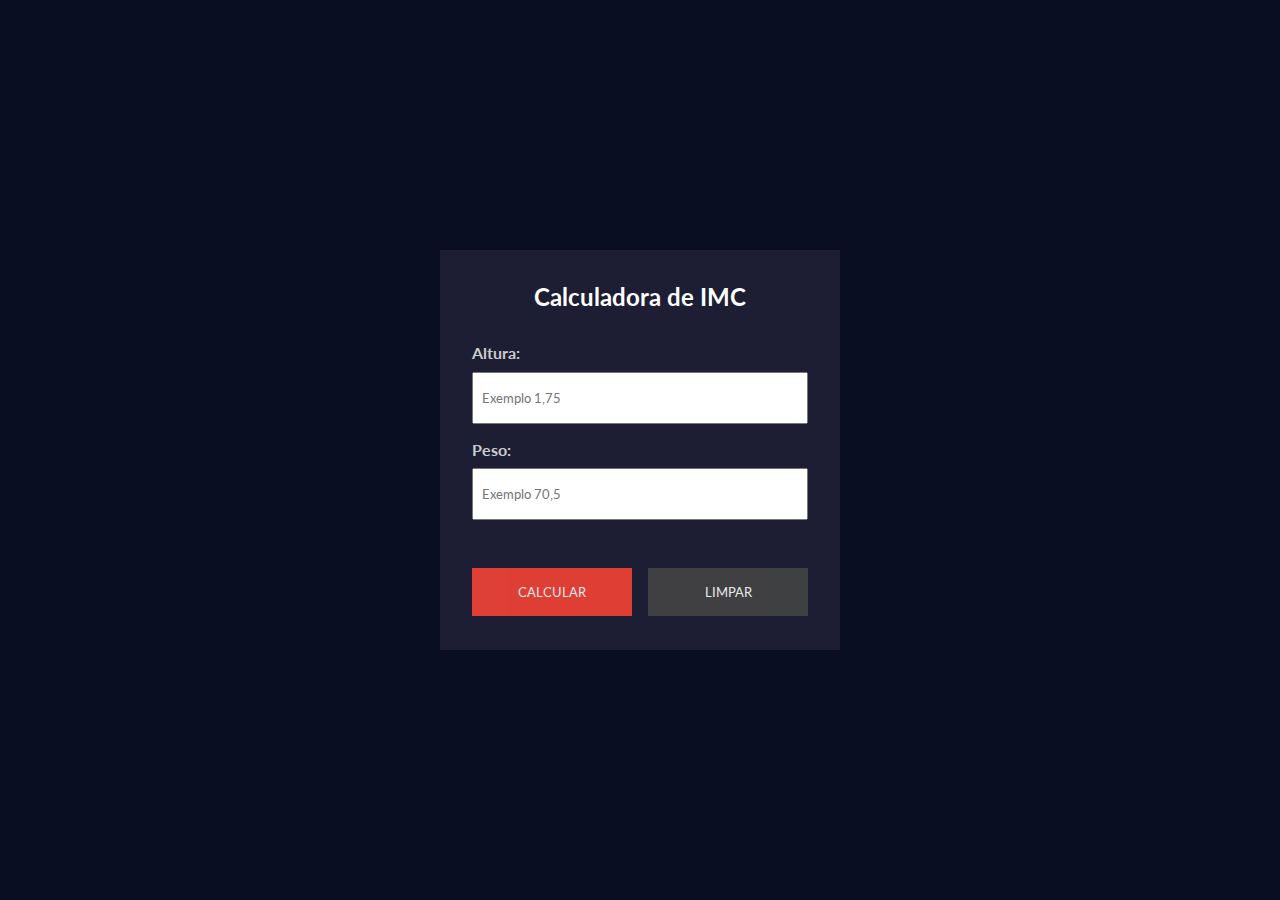
<file: Calculadora IMC/index.html>
<!DOCTYPE html>
<html lang="en">
  <head>
    <meta charset="UTF-8" />
    <meta http-equiv="X-UA-Compatible" content="IE=edge" />
    <meta name="viewport" content="width=device-width, initial-scale=1.0" />
    <title>Calculadora IMC</title>
    <link rel="stylesheet" href="styles.css" />
    <link rel="preconnect" href="https://fonts.googleapis.com" />
    <link rel="preconnect" href="https://fonts.gstatic.com" crossorigin />
    <link
      href="https://fonts.googleapis.com/css2?family=Lato:ital,wght@0,100;0,300;0,400;0,700;0,900;1,100;1,300;1,400;1,700;1,900&display=swap"
      rel="stylesheet"
    />
    <script src="scripts.js" defer></script>
  </head>
  <body>
    <div class="container">
      <div id="calc-container">
        <h2>Calculadora de IMC</h2>
        <form id="imc-form">
          <div class="form-inputs">
            <div class="form-control">
              <label for="height">Altura:</label>
              <input
                type="text"
                name="height"
                id="height"
                placeholder="Exemplo 1,75"
                required
              />
            </div>
            <div class="form-control">
              <label for="weight">Peso:</label>
              <input
                type="text"
                name="weight"
                id="weight"
                placeholder="Exemplo 70,5"
              />
            </div>
          </div>
          <div class="action-control">
            <button id="calc-btn">Calcular</button>
            <button id="clear-btn">Limpar</button>
          </div>
        </form>
      </div>
      <div id="result-container" class="hide">
        <p id="imc-number">Seu IMC: <span></span></p>
        <p id="imc-info">Situação atual: <span></span></p>
        <h3>Confira as classificações</h3>
        <div id="imc-table">
          <div class="table-header">
            <h4>IMC</h4>
            <h4>Classificação</h4>
            <h4>Obesidade</h4>
          </div>
        </div>
        <button id="back-btn">Voltar</button>
      </div>
    </div>
  </body>
</html>
</file>
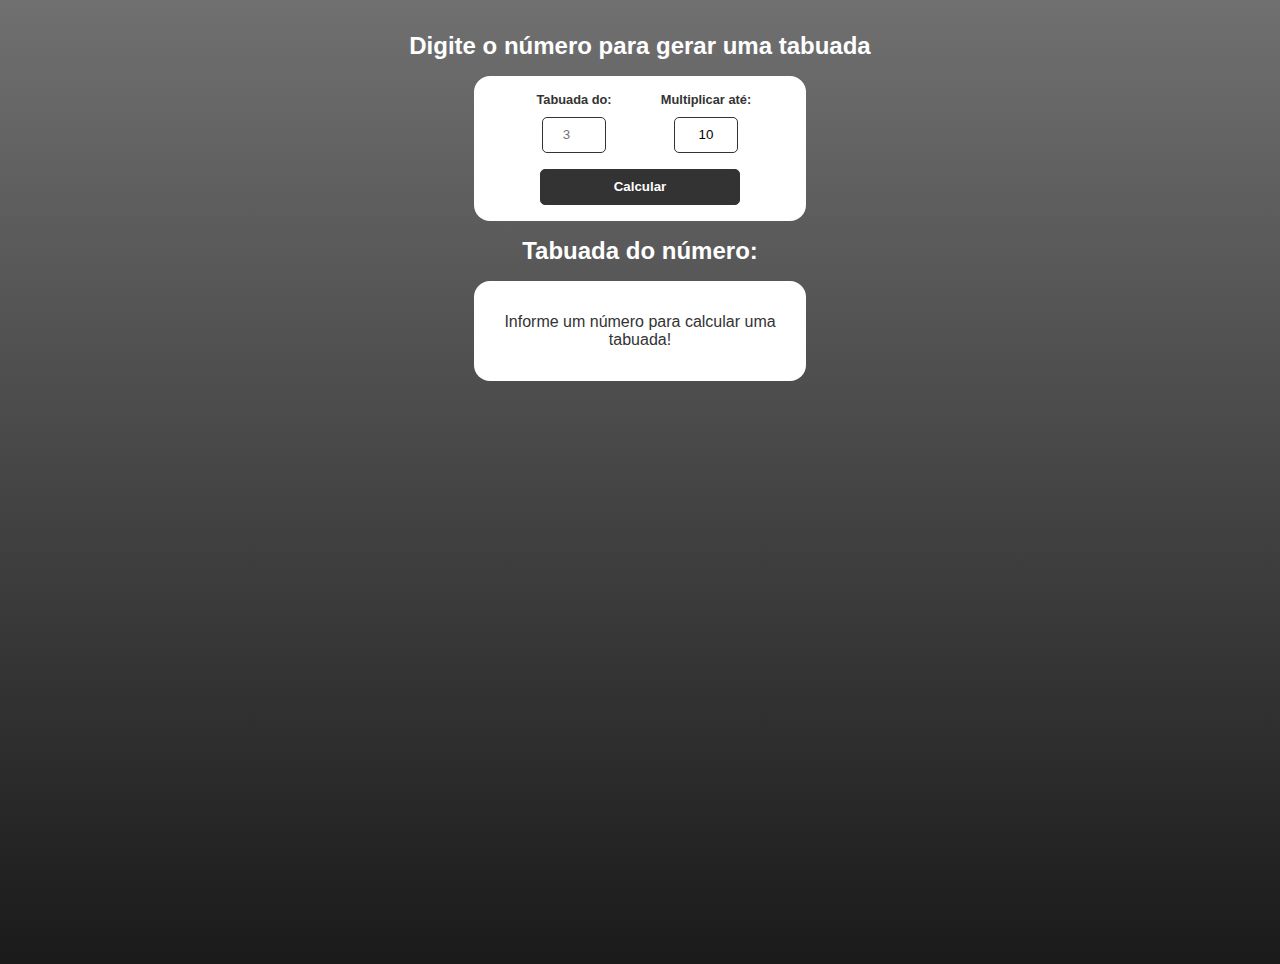
<file: Calculadora tabuada/index.html>
<!DOCTYPE html>
<html lang="en">
<head>
    <meta charset="UTF-8">
    <meta name="viewport" content="width=device-width, initial-scale=1.0">
    <title>Calculadora JavaScript</title>
    <link rel="stylesheet" href="styles.css">
    <script src="scripts.js" defer></script>
</head>
<body>
    <h2>Digite o número para gerar uma tabuada</h2>
    
    <form id="multiplication-form">
        <div class="form-control">
            <label for="number">Tabuada do:</label>
            <input type="number" name="number" id="number" placeholder="3">
        </div>
        <div class="form-control">
            <label for="multiplicator">Multiplicar até:</label>
            <input 
            type="multiplicator" 
            name="multiplicator" 
            id="multiplicator" 
            value="10">
        </div>
        <input type="submit" value="Calcular"/>
    </form>

    <div id="multiplication-table">
        <h2 id="multiplication-title">Tabuada do número: <span></span></h2>
        <div id="multiplication-operations">
            <p>Informe um número para calcular uma tabuada!</p>
        </div>
    </div>
</body>
</html>
</file>
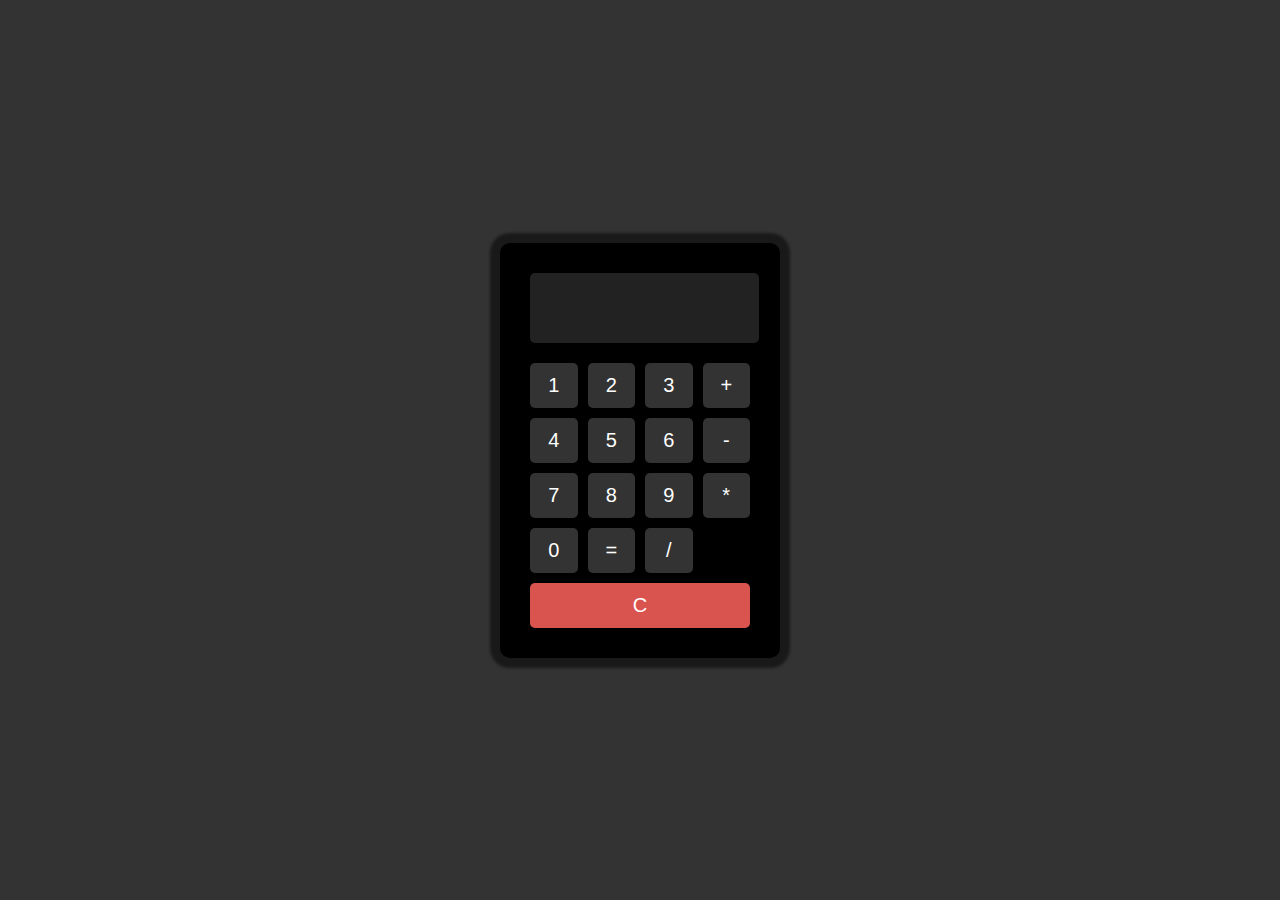
<file: Calculadora/index.html>
<!DOCTYPE html>
<html lang="pt-BR">

<head>
    <meta charset="UTF-8">
    <meta name="viewport" content="width=device-width, initial-scale=1.0">
    <title>Calculadora</title>
    <link rel="stylesheet" href="styles.css">
    <script src="scripts.js" defer></script>
</head>

<body>
    <div class="calculator">
        <input type="text" id="display" class="display" disabled>
        <div class="buttons">
            <button class="button">1</button>
            <button class="button">2</button>
            <button class="button">3</button>
            <button class="button">+</button>

            <button class="button">4</button>
            <button class="button">5</button>
            <button class="button">6</button>
            <button class="button">-</button>

            <button class="button">7</button>
            <button class="button">8</button>
            <button class="button">9</button>
            <button class="button">*</button>

            <button class="button">0</button>
            <button class="button">=</button>
            <button class="button">/</button>

            <button class="button" id="clear">C</button>
        </div>
    </div>
</body>

</html>
</file>
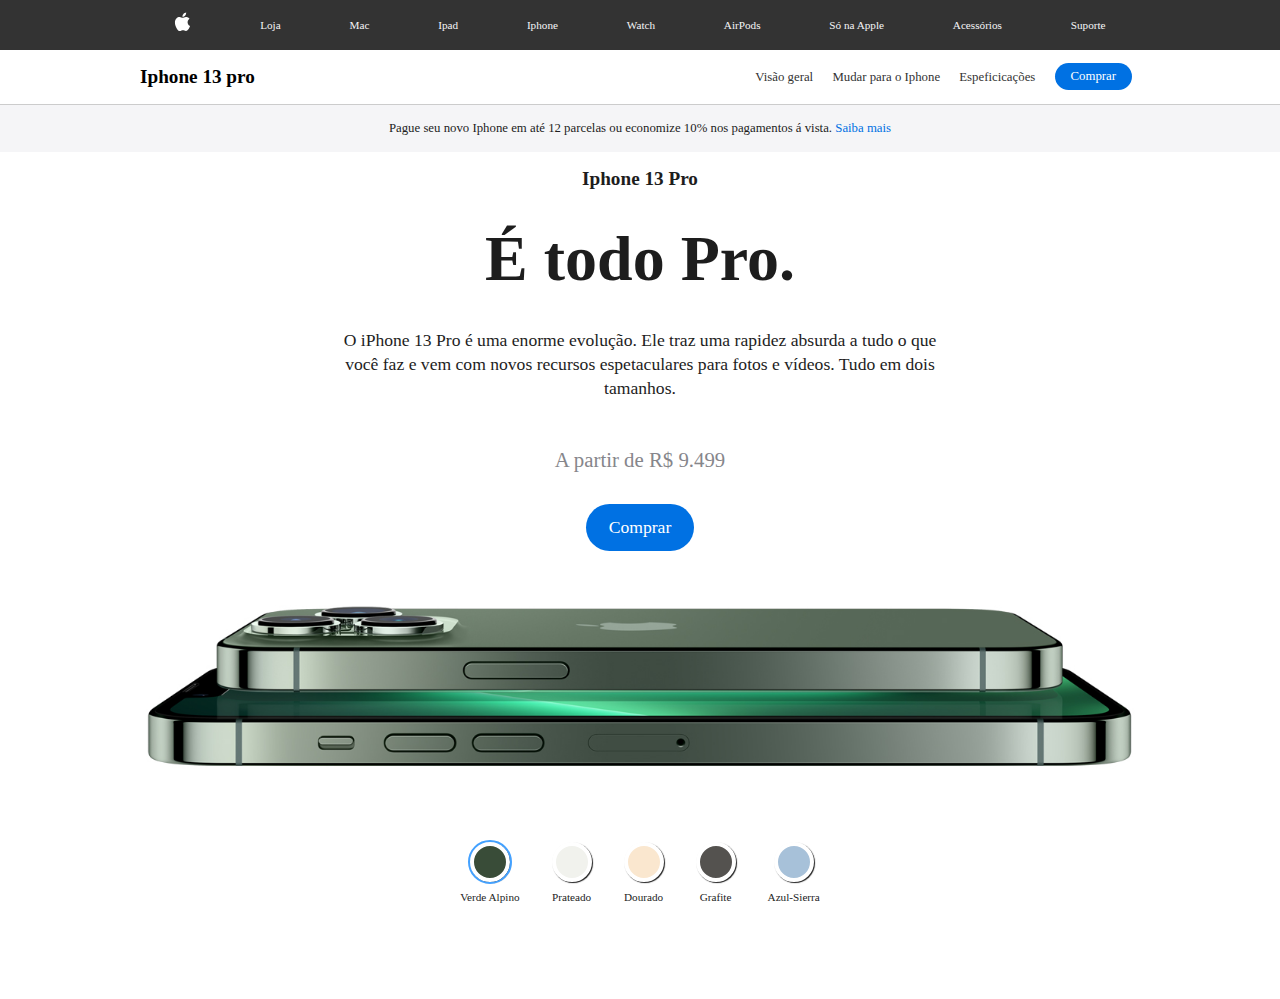
<file: Clone iphone/index.html>
<!DOCTYPE html>
<html lang="en">
<head>
    <meta charset="UTF-8">
    <meta name="viewport" content="width=device-width, initial-scale=1.0">
    <title>Iphone 13 pro</title>
    <link rel="stylesheet" href="styles.css">
    <script src="scripts.js" defer></script>
</head>
<body>
    <header>
        <nav>
            <ul id="navbar">
                <li id="logo">
                    <a href="#">
                        <img src="img/logo_apple.svg" alt="Apple Store"/>
                    </a>
                </li>
                <li>
                    <a href="#">Loja</a>
                </li>
                <li>
                    <a href="#">Mac</a>
                </li>
                <li>
                    <a href="#">Ipad</a>
                </li>
                <li>
                    <a href="#">Iphone</a>
                </li>
                <li>
                    <a href="#">Watch</a>
                </li>
                <li>
                    <a href="#">AirPods</a>
                </li>
                <li>
                    <a href="#">Só na Apple</a>
                </li>
                <li>
                    <a href="#">Acessórios</a>
                </li>
                <li>
                    <a href="#">Suporte</a>
                </li>
            </ul>
        </nav>
        <div id="bottom-header">
            <div id="bottom-header-inner">
                <h3>Iphone 13 pro</h3>
                <div id="bottom-header-links">
                    <a href="#">Visão geral</a>
                    <a href="#">Mudar para o Iphone</a>
                    <a href="#">Espeficicações</a>
                    <a href="#" class="btn">Comprar</a>
                </div>
            </div>
        </div>
    </header>
    <div id="ribbon">
        <p>Pague seu novo Iphone em até 12 parcelas ou economize 10% nos pagamentos á vista. <a href="#">Saiba mais</a></p>
    </div>
    <main id="main-content">
        <h1 id="title">Iphone 13 Pro</h1>
        <p id="subtitle">É todo Pro.</p>
        <p id="description">O iPhone 13 Pro é uma enorme evolução. Ele traz uma rapidez absurda a tudo o que você faz e vem com novos recursos espetaculares para fotos e vídeos. Tudo em dois tamanhos.</p>
        <p id="price">A partir de R$ 9.499</p>
        <a href="#" class="btn">Comprar</a>
        <img id="product-image" src="img/iphone_green.jpg" alt="Iphone 13 Pro"/>
        <div id="image-picker">
            <ul>
                <li id="green">
                    <span class="color selected"></span>
                    <div class="description">Verde Alpino</div>
                </li>
                <li id="silver">
                    <span class="color"></span>
                    <div class="description">Prateado</div>
                </li>
                <li id="golden">
                    <span class="color"></span>
                    <div class="description">Dourado</div>
                </li>
                <li id="grafite">
                    <span class="color"></span>
                    <div class="description">Grafite</div>
                </li>
                <li id="blue">
                    <span class="color"></span>
                    <div class="description">Azul-Sierra</div>
                </li>
            </ul>
        </div>
    </main>
</body>
</html>
</file>
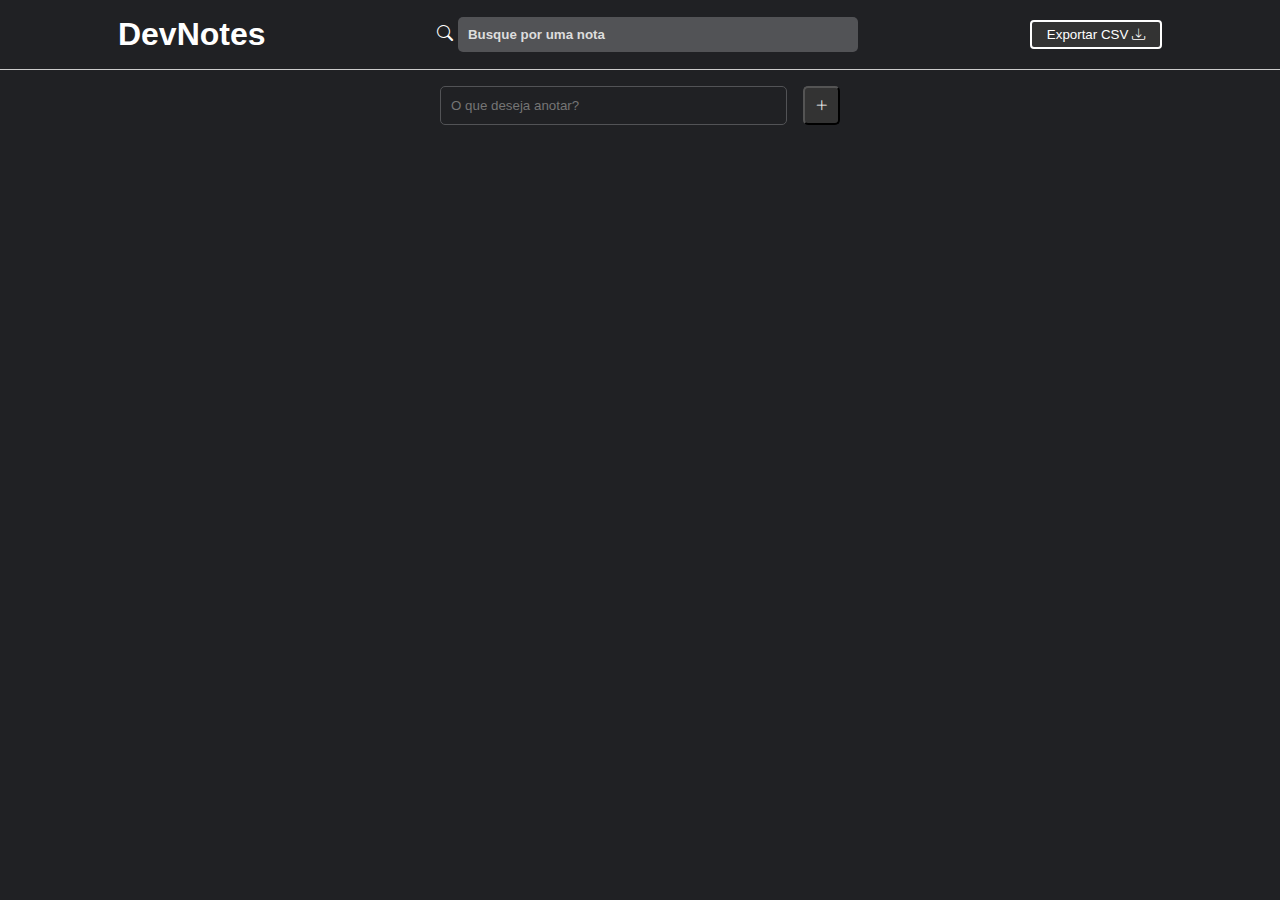
<file: DevNotes/index.html>
<!DOCTYPE html>
<html lang="en">
<head>
    <meta charset="UTF-8">
    <meta name="viewport" content="width=device-width, initial-scale=1.0">
    <title>DevNotes</title>
    <!--Bootstrap icons-->
    <link rel="stylesheet" href="https://cdn.jsdelivr.net/npm/bootstrap-icons@1.11.3/font/bootstrap-icons.min.css">
    <!--CSS-->
    <link rel="stylesheet" href="styles.css">
    <!--JS-->
    <script src="scripts.js" defer></script>
</head>
<body>
    <header>
        <h1>DevNotes</h1>
        <div class="search-container">
            <i class="bi bi-search"></i>
            <input type="text" id="search-input" placeholder="Busque por uma nota">
        </div>
        <button id="export-notes">Exportar CSV <i class="bi bi-download"></i>
        </button>
    </header>
    <div id="add-note-container">
        <input type="text" id="note-content" placeholder="O que deseja anotar?">
        <button class="add-note"><i class="bi bi-plus-lg"></i></button>
    </div>
    <div id="notes-container"></div>
</body>
</html>
</file>
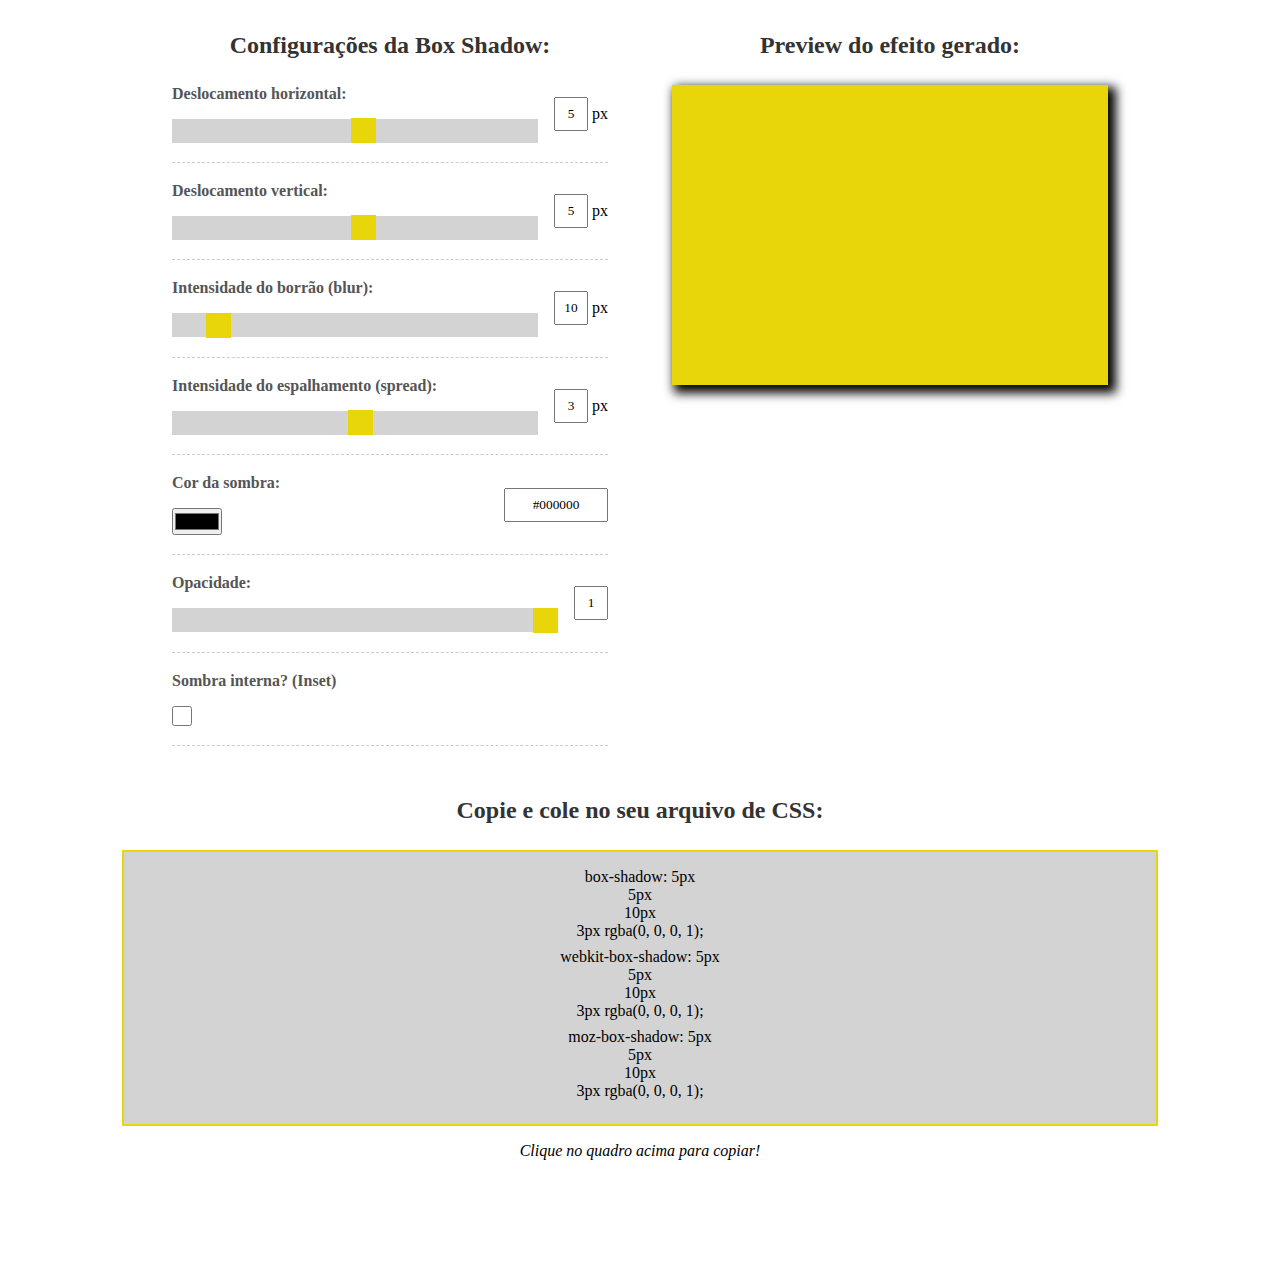
<file: Gerador de BoxShadow/index.html>
<!DOCTYPE html>
<html lang="en">
<head>
    <meta charset="UTF-8">
    <meta name="viewport" content="width=device-width, initial-scale=1.0">
    <title>Gerador de BoxShadow</title>
    <link rel="stylesheet" href="styles.css">
    <script src="scripts.js" defer></script>
</head>
<body>
    <div id="box-shadow-generator">
        <div id="controls-container">
            <h2>Configurações da Box Shadow:</h2>
            <div class="form-control">
                <div class="range-input">
                    <label for="horizontal">Deslocamento horizontal:</label>
                    <input type="range" id="horizontal" name="horizontal" min="-100" max="100" value="5">
                </div>
                <div class="reference-input">
                    <input type="text" id="horizontal-value" name="horizontal-value">
                    <p>px</p>
                </div>
            </div>
            <div class="form-control">
                <div class="range-input">
                    <label for="vertical">Deslocamento vertical:</label>
                    <input type="range" id="vertical" name="vertical" min="-100" max="100" value="5">
                </div>
                <div class="reference-input">
                    <input type="text" id="vertical-value" name="vertical-value">
                    <p>px</p>
                </div>
            </div>
            <div class="form-control">
                <div class="range-input">
                    <label for="blur">Intensidade do borrão (blur):</label>
                    <input type="range" id="blur" name="blur" min="0" max="100" value="10">
                </div>
                <div class="reference-input">
                    <input type="text" id="blur-value" name="blur-value">
                    <p>px</p>
                </div>
            </div>
            <div class="form-control">
                <div class="range-input">
                    <label for="spread">Intensidade do espalhamento (spread):</label>
                    <input type="range" id="spread" name="spread" min="-100" max="100" value="3">
                </div>
                <div class="reference-input">
                    <input type="text" id="spread-value" name="spread-value">
                    <p>px</p>
                </div>
            </div>
            <div class="form-control">
                <div class="range-input">
                    <label for="spread">Cor da sombra:</label>
                    <input type="color" id="color" name="color" value="#000000">
                </div>
                <div class="reference-input">
                    <input type="text" id="color-value" name="color-value">
                </div>
            </div>
            <div class="form-control">
                <div class="range-input">
                    <label for="opacity">Opacidade:</label>
                    <input type="range" id="opacity" name="opacity" min="0" max="1" value="1" step="0.01">
                </div>
                <div class="reference-input">
                    <input type="text" id="opacity-value" name="opacity-value">
                </div>
            </div>
            <div class="form-control">
                <div class="range-input">
                    <label for="opacity">Sombra interna? (Inset)</label>
                    <input type="checkbox" id="inset" name="inset">
                </div>
            </div>
        </div>
        <div id="preview">
            <h2>Preview do efeito gerado:</h2>
            <div id="box"></div>
        </div>
    </div>
    <div id="generated-rule">
        <h2>Copie e cole no seu arquivo de CSS:</h2>
        <div id="rules-area">
            <p id="rule">box-shadow: <span></span>;</p>
            <p id="webkit-rule">webkit-box-shadow: <span></span>;</p>
            <p id="moz-rule">moz-box-shadow: <span></span>;</p>
        </div>
        <p id="copy-instructions">Clique no quadro acima para copiar!</p>
    </div>
</body>
</html>
</file>
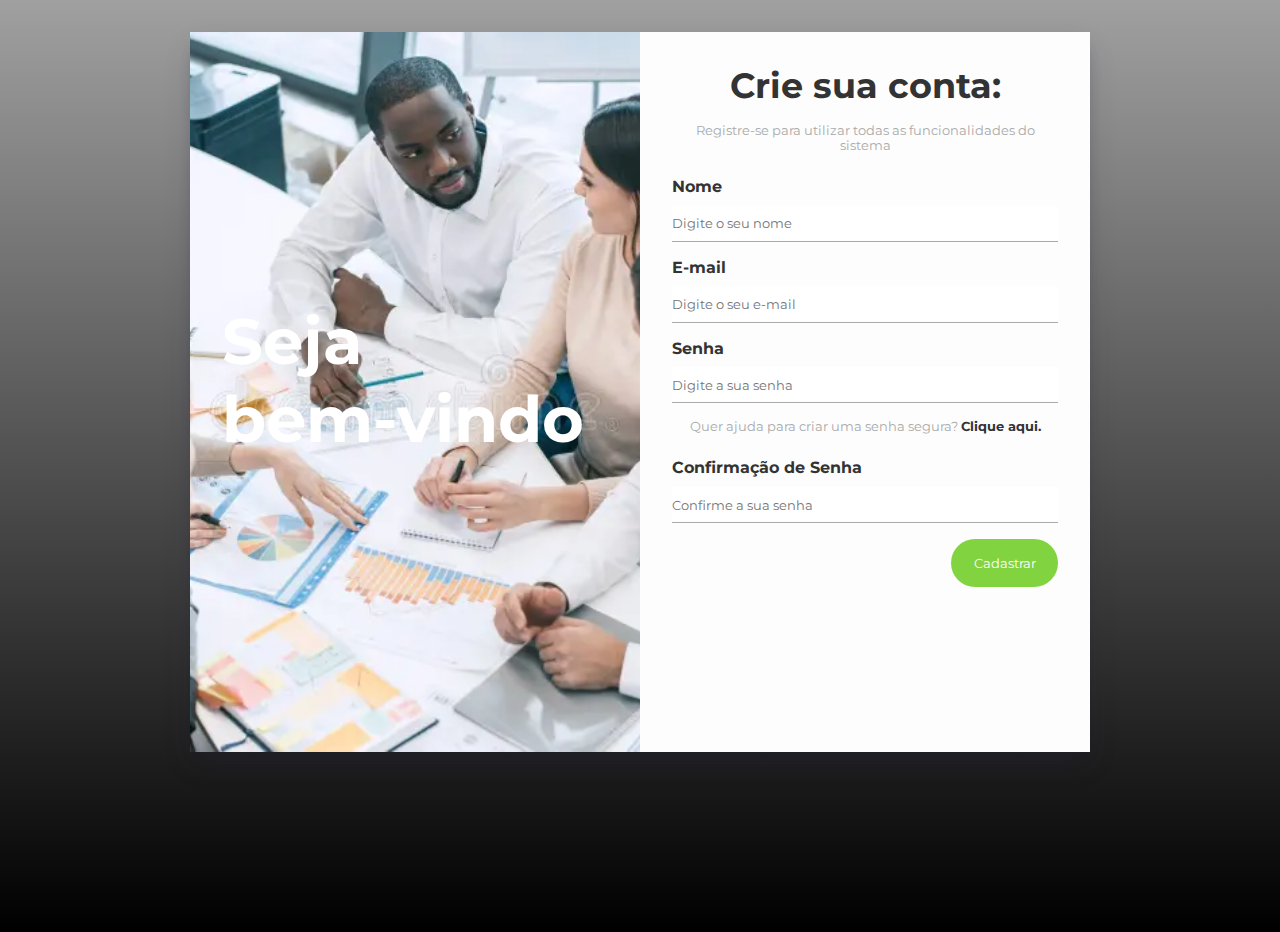
<file: Gerador de Senhas/index.html>
<!DOCTYPE html>
<html lang="en">
  <head>
    <meta charset="UTF-8" />
    <meta http-equiv="X-UA-Compatible" content="IE=edge" />
    <meta name="viewport" content="width=device-width, initial-scale=1.0" />
    <title>Página com Gerador de Senha</title>
    <link rel="preconnect" href="https://fonts.googleapis.com" />
    <link rel="preconnect" href="https://fonts.gstatic.com" crossorigin />
    <link
      href="https://fonts.googleapis.com/css2?family=Montserrat:ital,wght@0,100;0,200;0,300;0,400;0,500;0,600;0,700;0,800;0,900;1,100;1,200;1,300;1,400;1,500;1,600;1,700;1,800;1,900&family=Quicksand:wght@300;400;500;600;700&family=Roboto:ital,wght@0,100;0,300;0,400;0,500;0,700;0,900;1,100;1,300;1,400;1,500;1,700;1,900&display=swap"
      rel="stylesheet"
    />
    <link rel="stylesheet" href="styles.css" />
    <script src="scripts.js" defer></script>
  </head>
  <body>
    <div id="register-container">
      <div id="register-banner">
        <div id="banner-layer">
          <h1>Seja bem-vindo</h1>
        </div>
      </div>
      <div id="register-form">
        <h2>Crie sua conta:</h2>
        <p>Registre-se para utilizar todas as funcionalidades do sistema</p>
        <div class="form-control">
          <label for="name">Nome</label>
          <input
            type="text"
            name="name"
            id="name"
            placeholder="Digite o seu nome"
          />
        </div>
        <div class="form-control">
          <label for="email">E-mail</label>
          <input
            type="text"
            type="email"
            id="email"
            placeholder="Digite o seu e-mail"
          />
        </div>
        <div class="form-control">
          <label for="password">Senha</label>
          <input
            type="text"
            type="password"
            id="password"
            placeholder="Digite a sua senha"
          />
        </div>
        <p>
          Quer ajuda para criar uma senha segura?
          <span id="open-generate-password">Clique aqui.</span>
        </p>
        <div id="generate-options" class="hide">
          <p>Selecione as opções que você deseja</p>
          <div class="form-control">
            <label for="length">Quantidade de caracteres:</label>
            <input type="text" id="length" name="length" value="10" />
          </div>
          <div class="form-control">
            <label for="letters">Letras:</label>
            <input type="checkbox" id="letters" name="letters" checked />
          </div>
          <div class="form-control">
            <label for="numbers">Números:</label>
            <input type="checkbox" id="numbers" name="numbers" checked />
          </div>
          <div class="form-control">
            <label for="symbols">Símbolos:</label>
            <input type="checkbox" id="symbols" name="symbols" checked />
          </div>
          <button id="generate-password">Criar senha</button>
        </div>
        <div id="generated-password">
          <p>Aqui está a sua senha:</p>
          <h4></h4>
          <button id="copy-password">Copiar</button>
        </div>
        <div class="form-control">
          <label for="confirmpassword">Confirmação de Senha</label>
          <input
            type="text"
            type="confirmpassword"
            id="confirmpassword"
            placeholder="Confirme a sua senha"
          />
        </div>
        <input type="submit" value="Cadastrar" />
      </div>
    </div>
  </body>
</html>
</file>
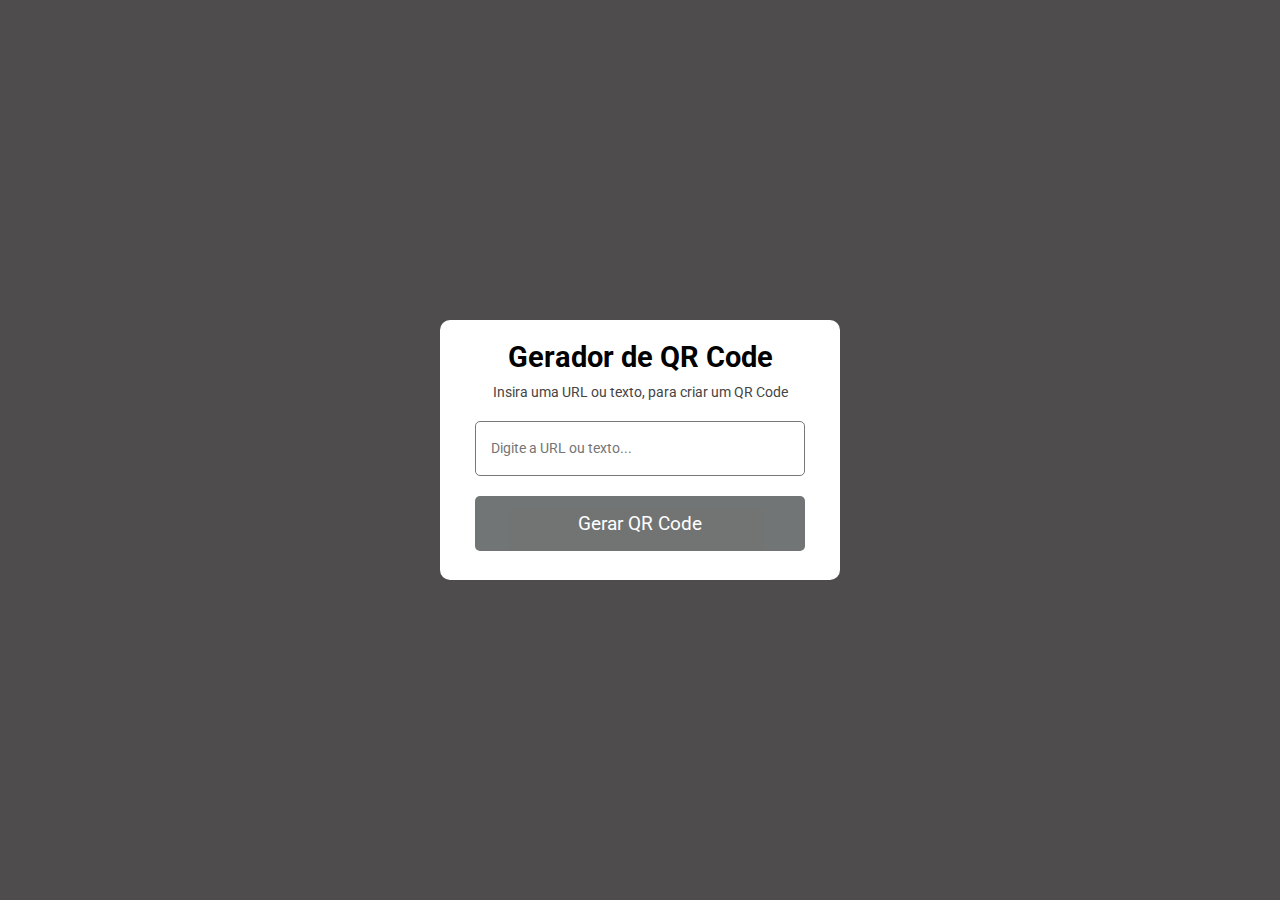
<file: Gerador QRCODE/index.html>
<!DOCTYPE html>
<html lang="en">
  <head>
    <meta charset="UTF-8" />
    <meta http-equiv="X-UA-Compatible" content="IE=edge" />
    <meta name="viewport" content="width=device-width, initial-scale=1.0" />
    <title>Gerador de QR Code</title>
    <!-- Fonte Roboto -->
    <link rel="preconnect" href="https://fonts.googleapis.com" />
    <link rel="preconnect" href="https://fonts.gstatic.com" crossorigin />
    <link
      href="https://fonts.googleapis.com/css2?family=Roboto:ital,wght@0,100;0,300;0,400;0,500;0,700;0,900;1,100;1,300;1,400;1,500;1,700;1,900&display=swap"
      rel="stylesheet"
    />
    <!-- Estilos -->
    <link rel="stylesheet" href="styles.css" />
    <!-- Scripts -->
    <script src="scripts.js" defer></script>
  </head>
  <body>
    <div class="container">
      <header id="qr-header">
        <h1>Gerador de QR Code</h1>
        <p>Insira uma URL ou texto, para criar um QR Code</p>
      </header>
      <div id="qr-form">
        <input type="text" placeholder="Digite a URL ou texto..." />
        <button>Gerar QR Code</button>
      </div>
      <div id="qr-code">
        <img src="img/qrcode.png" alt="QR Code" />
      </div>
    </div>
  </body>
</html>
</file>
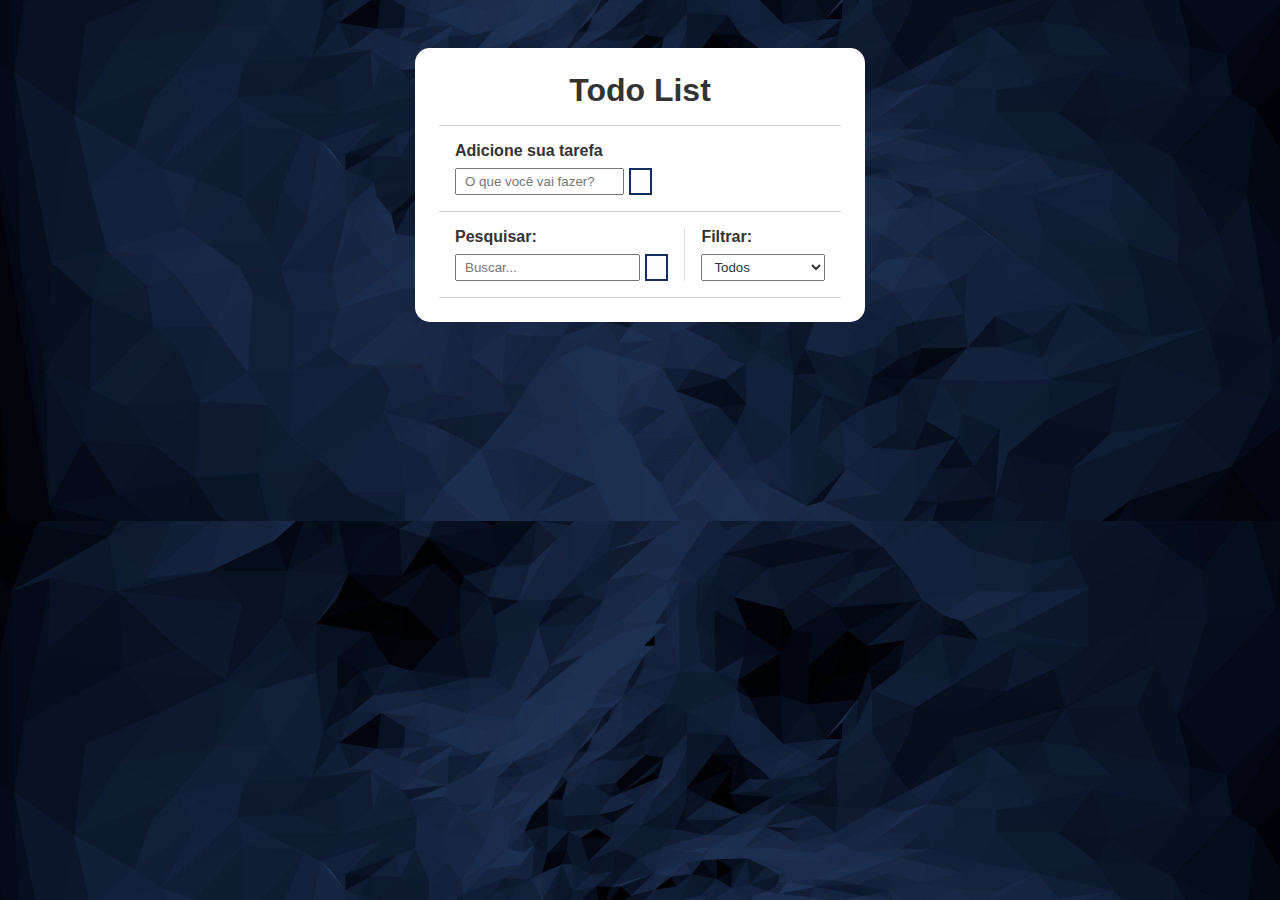
<file: Todo List/index.html>
<!DOCTYPE html>
<html lang="en">

<head>
    <meta charset="UTF-8" />
    <meta http-equiv="X-UA-Compatible" content="IE=edge" />
    <meta name="viewport" content="width=device-width, initial-scale=1.0" />
    <title>Todo List</title>
    <!--CSS-->
    <link rel="stylesheet" href="styles.css" />
    <!--Favicon-->
    <link rel="icon" type="image/png" href="img/fivicon.png">
    <!--Icones-->
    <link rel="stylesheet" href="https://cdnjs.cloudflare.com/ajax/libs/font-awesome/6.1.2/css/all.min.css"
        integrity="sha512-1sCRPdkRXhBV2PBLUdRb4tMg1w2YPf37qatUFeS7zlBy7jJI8Lf4VHwWfZZfpXtYSLy85pkm9GaYVYMfw5BC1A=="
        crossorigin="anonymous" referrerpolicy="no-referrer" />
    <!--JS-->
    <script src="scripts.js" defer></script>
</head>

<body>
    <div class="todo-container">
        <header>
            <h1>Todo List</h1>
        </header>
        <form id="todo-form">
            <p>Adicione sua tarefa</p>
            <div class="form-control">
                <input type="text" id="todo-input" placeholder="O que você vai fazer?" />
                <button type="submit">
                    <i class="fa-thin fa-plus"></i>
                </button>
            </div>
        </form>
        <form id="edit-form" class="hide">
            <p>Edite sua tarefa</p>
            <div class="form-control">
                <input type="text" id="edit-input" />
                <button type="submit">
                    <i class="fa-solid fa-check-double"></i>
                </button>
            </div>
            <button id="cancel-edit-btn">Cancelar</button>
        </form>
        <div id="toolbar">
            <div id="search">
                <h4>Pesquisar:</h4>
                <form>
                    <input type="text" id="search-input" placeholder="Buscar..." />
                    <button id="erase-button">
                        <i class="fa-solid fa-delete-left"></i>
                    </button>
                </form>
            </div>
            <div id="filter">
                <h4>Filtrar:</h4>
                <select id="filter-select">
                    <option value="all">Todos</option>
                    <option value="done">Feitos</option>
                    <option value="todo">A fazer</option>
                </select>
            </div>
        </div>
        <div id="todo-list">
        </div>
    </div>
</body>

</html>
</file>
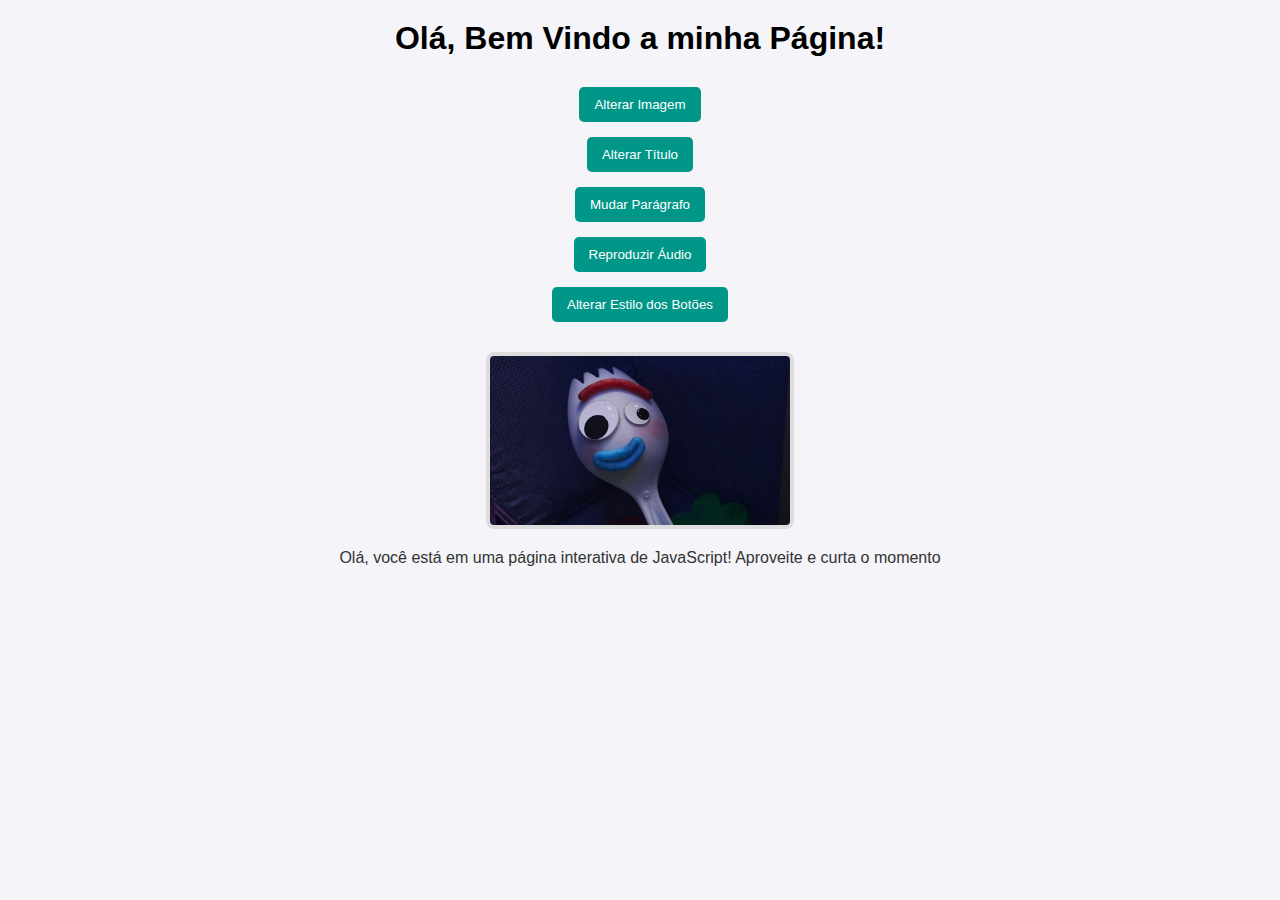
<file: Tributos básicos js/index.html>
<!DOCTYPE html>
<html lang="pt-br">
<head>
<meta charset="UTF-8">
<meta name="viewport" content="width=device-width, initial-scale=1.0">
<title>Página de Js com DOM</title>
<style>
   
    body {
        font-family: Arial, sans-serif;
        background-color: #f4f4f9;
        text-align: center;
        color: #333;
    }

  
    h1 {
        color: black;
        margin-top: 20px;
    }

    
    .highlight {
        color: #fff;
        background-color: black;
        border-radius: 8px;
        padding: 10px;
        margin: 20px auto;
        max-width: 80%;
    }

    .button-container {
        display: flex;
        flex-direction: column;
        align-items: center;
        gap: 15px;
        margin-top: 30px;
    }

    
    .special-button {
        color: #fff;
        background-color: #009688;
        padding: 10px 15px;
        border: none;
        border-radius: 5px;
        cursor: pointer;
        transition: background-color 0.3s;
    }
    .special-button:hover {
        background-color: #00796b;
    }

    
    .image-container img {
        margin-top: 30px;
        border: 4px solid #ddd;
        border-radius: 8px;
        transition: transform 0.3s;
    }
    .image-container img:hover {
        transform: scale(1.05);
    }
</style>
</head>
<body>
    <h1 id="titulo">Olá, Bem Vindo a minha Página!</h1>

    <div class="button-container">
        <button class="special-button" onclick="trocarImagem()">Alterar Imagem</button>
        <button class="special-button" onclick="alterarTitulo()">Alterar Título</button>
        <button class="special-button" onclick="mudarCorParagrafo()">Mudar Parágrafo</button>
        <button class="special-button" onclick="tocarAudio()">Reproduzir Áudio</button>
        <button class="special-button" onclick="toggleButtonsClass()">Alterar Estilo dos Botões</button>
    </div>

    
    <div class="image-container">
        <img id="imagem" src="garfinho.jpg" alt="Imagem Original" width="300">
    </div>

    
    <p id="paragrafoCentral">Olá, você está em uma página interativa de JavaScript! Aproveite e curta o momento</p>

    
    <audio id="audio" src="sad-meow-song.mp3"></audio>

    <script>
        function alterarTitulo() {
            const titulo = document.getElementById("titulo");
            titulo.innerText = "Título Alterado com Sucesso!";
        }

        function mudarCorParagrafo() {
            const paragrafo = document.getElementById("paragrafoCentral");
            paragrafo.classList.toggle("highlight");
        }

        function tocarAudio() {
            const audio = document.getElementById("audio");
            audio.play();
        }

        function trocarImagem() {
            const imagem = document.getElementById("imagem");
            imagem.src = "https://bebe.abril.com.br/wp-content/uploads/2020/10/19131109318164.jpg?quality=90&strip=info&w=1024";
        }

        function toggleButtonsClass() {
            const buttons = document.querySelectorAll(".button-container button");
            buttons.forEach(button => button.classList.toggle("special-button"));
        }
    </script>
</body>
</html>
</file>
<file: Calculadora IMC/styles.css>
* {
    margin: 0;
    padding: 0;
    box-sizing: border-box;
    font-family: "Lato", sans-serif;
  }
  
  body {
    background-color: #090e22;
    display: flex;
    justify-content: center;
    align-items: center;
    min-height: 100vh;
    color: #fff;
  }
  
  .hide {
    display: none !important;
  }
  
  .container {
    min-width: 400px;
    min-height: 400px;
    background-color: #1d1e33;
    padding: 2rem;
  }
  
  /*IMC Form*/
  
  #calc-container h2 {
    text-align: center;
    margin-bottom: 2rem;
  }
  
  .form-inputs {
    display: flex;
    flex-direction: column;
    justify-content: space-between;
  }
  
  .form-control {
    display: flex;
    flex: 1;
    flex-direction: column;
    margin-bottom: 1rem;
  }
  
  .form-control label {
    font-weight: bold;
    margin-bottom: 0.6rem;
    color: #ccc;
  }
  
  .form-control input {
    padding: 1rem 0.5rem;
  }
  
  .action-control {
    display: flex;
    justify-content: space-between;
    margin-top: 2rem;
    gap: 1rem;
  }
  
  button {
    text-transform: uppercase;
    padding: 1rem 1.5rem;
    background-color: #f44236;
    border: none;
    color: #fff;
    cursor: pointer;
    opacity: 0.9;
    flex: 1;
  }
  
  button:hover {
    opacity: 1;
  }
  
  #clear-btn {
    background-color: #444;
  }
  
  /*Table*/
  
  #result-container {
    text-align: center;
    display: flex;
    flex-direction: column;
  }
  
  #imc-number {
    font-size: 2.4rem;
    margin-bottom: 0.6rem;
  }
  
  #imc-info {
    font-size: 1.4rem;
    color: #ccc;
  }
  
  #result-container h3 {
    margin-top: 1rem;
    color: #dfdfdf;
  }

  #imc-table {
    margin: 1.5rem 0;
    font-size: 0.8rem;
  }
  
  .table-header {
    font-weight: bold;
    color: #ccc;
  }
  
  .table-header,
  .table-data {
    display: flex;
    justify-content: space-between;
    margin-bottom: 0.5rem;
    padding-bottom: 0.5rem;
    border-bottom: 1px solid #444;
    text-align: center;
  }
  
  .table-header h4,
  .table-data p {
    flex: 1;
  }
  
  .table-header h4:nth-child(3),
  .table-data p:nth-child(3) {
    max-width: 80px;
  }
  
  #back-btn {
    align-self: center;
  }
  
  .good {
    color: #12db34;
  }
  
  .low {
    color: #dbce12;
  }
  
  .medium {
    color: #db6212;
  }
  
  .high {
    color: #db1912;
  }
</file>
<file: Calculadora tabuada/styles.css>
*{
    margin: 0;
    padding: 0;
    font-family: Arial, Helvetica, sans-serif;
}

body{
    text-align: center;
    padding: 2rem;
    min-height: 100vh;
    background: linear-gradient(to bottom, #707070, #1a1a1a);
    color: #fff;
}

h2{
    margin-bottom: 1rem;
}

#multiplication-form{
    display: flex;
    justify-content: center;
    align-items: center;
    flex-wrap: wrap;
    max-width: 300px;
    margin: 1rem auto;
    padding: 1rem;
    background-color: #fff;
    border-radius: 1rem;
    color: #333;
}

.form-control{
    display: flex;
    flex-direction: column;
    align-items: center;
    width: 100px;
    margin: 0 1rem;
}

.form-control label{
    margin-bottom: 0.6rem;
    font-size: 0.8rem;
    font-weight: bold;
}

.form-control input{
    margin-bottom: 1rem;
    flex: 1;
    padding: 0.6rem 0.4rem;
    border: 1px solid #333;
    width: 50px;
    border-radius: 5px;
    text-align: center;
}

#multiplication-form input[type="submit"]{
    max-height: 50px;
    padding: 0.6rem 1.2rem;
    width: 200px;
    color: #fff;
    background-color: #333;
    border: 1px solid #333;
    border-radius: 5px;
    cursor: pointer;
    font-weight: bold;
}

#multiplication-operations{
    display: flex;
    flex-direction: column;
    align-items: center;
    max-width: 300px;
    margin: 1rem auto;
    padding: 2rem 1rem;
    background-color: #fff;
    color: #333;
    border-radius: 1rem;
}

#multiplication-operations .row{
    display: flex;
    justify-content: center;
    border: 1px solid #ccc;
    border-bottom: none;
    padding: 0.5rem;
    width: 150px;
}

#multiplication-operations .row:last-child{
    border-bottom: 1px solid #ccc;
}

#multiplication-operations .result{
    margin-left: 0.4rem;
}
</file>
<file: Calculadora/styles.css>
body {
    display: flex;
    justify-content: center;
    align-items: center;
    height: 100vh;
    margin: 0;
    background-color: #333;
    font-family: Arial, sans-serif;
}

.calculator {
    width: 220px;
    padding: 30px;
    background-color: #000;
    border-radius: 10px;
    box-shadow: 0px 0px 3px 10px rgba(0, 0, 0, 0.5);
}

.display {
    width: 95%;
    height: 50px;
    background-color: #222;
    color: #fff;
    font-size: 24px;
    text-align: right;
    padding: 10px;
    border: none;
    border-radius: 5px;
    margin-bottom: 20px;
}

.buttons {
    display: grid;
    grid-template-columns: repeat(4, 1fr);
    gap: 10px;
}

.button {
    width: 100%;
    height: 45px;
    font-size: 20px;
    color: #fff;
    background-color: #333;
    border: none;
    border-radius: 5px;
    cursor: pointer;
    transition: background-color 0.2s;
}

.button:hover {
    background-color: #444;
}

.button:active {
    background-color: #555;
}

#clear {
    background-color: #d9534f;
    grid-column: span 4;
}

#clear:hover {
    background-color: #c9302c;
}

#clear:active {
    background-color: #ac2925;
}
</file>
<file: Clone iphone/styles.css>
/*Geral*/

*{
    margin: 0;
    padding: 0;
    font-family: Verdana;
}

ul{
    list-style: none;
}

a{
    text-decoration: none;
}

/*Navbar*/

header nav{
    background-color: #333;
}

#navbar{
    display: flex;
    justify-content: space-around;
    align-items: center;
    font-size: .7rem;
    padding: 0 1rem;
    max-width: 1000px;
    margin: 0 auto;
}

#navbar a{
    color: #f5f5f7;
    transition: .4s;
}

#navbar a:hover{
    color: #fff;
}

#bottom-header{
    font-size: .8rem;
    padding: 1rem;
    border-bottom: 1px solid #ccc;
}

#bottom-header h3{
    font-size: 1.2rem;
}

#bottom-header a{
    color: #333;
}

#bottom-header-inner{
    max-width: 1000px;
    margin: 0 auto;
    display: flex;
    justify-content: space-between;
    align-items: center;
}

#bottom-header-inner a{
    margin: 0 0.5rem;
}

#bottom-header-inner .btn,
.btn{
    background-color: #0071e3;
    border-radius: 10rem;
    padding: .4rem 1rem;
    color: #fff;
}

/*Conteúdo*/

#ribbon{
    text-align: center;
    padding: 1rem;
    background-color: #f5f5f7;
    color: #1d1d1d;
    font-size: 0.8rem;
}

#ribbon a {
    color: #0071e3;
}

#main-content{
    text-align: center;
    color: #1d1d1d;
    display: flex;
    flex-direction: column;
    justify-content: center;
}

#main-content #title{
    margin: 1rem;
    font-size: 1.2rem;   
}

#main-content #subtitle{
    margin: 1rem;
    font-size: 4rem;
    font-weight: bold;
}

#main-content #description{
    max-width: 600px;
    margin: 1rem auto;
    font-size: 1.1rem;
    line-height: 1.5rem;
}

#main-content #price{
    font-size: 1.3rem;
    color: #86868b;
    margin: 2rem;
}

#main-content .btn{
    font-size: 1.1rem;
    padding: .8rem 1.4rem;
    align-self: center;
}

#main-content #product-image{
    max-width: 1000px;
    margin: 3rem auto;
    opacity: 1;
    transition: .5s;
}

#main-content #product-image.changing{
    opacity: 0.5s;
}

#image-picker{
    margin-bottom: 80px;
}

#image-picker ul{
    display: flex;
    justify-content: center;
}

#image-picker li{
    margin: 1rem;
    display: flex;
    flex-direction: column;
    align-items: center;
    cursor: pointer;
}

#image-picker li .color{
    width: 2rem;
    height: 2rem;
    border-radius: 50%;
    box-shadow: 1px 1px 1px;
    border: 4px solid #fff;
    pointer-events: none;
}

#image-picker .description{
    font-size: 0.7rem;
    color: #1d1d1d;
    margin-top: 0.6rem;
}

#green .color{
    background-color: #394c38;
}

#silver .color{
    background-color: #f1f2ed;
}

#golden .color{
    background-color: #fae7cf;
}

#grafite .color{
    background-color: #54524f;
}

#blue .color{
    background-color: #a7c1d9;
}

.selected{
    outline: 2px solid #43a1ff;
}

/*Mobile*/

@media (max-width: 480px){
    #navbar li{
        display: none;
    }

    #navbar #logo{
        display: flex;
    }

    #bottom-header-links a{
        display: none;
    }

    #bottom-header-links .btn{
        display: flex;
    }

    #main-content{
        padding: 2rem;
        overflow: hidden;
    }

    #main-content #subtitle{
        font-size: 3rem;
    }
}
</file>
<file: DevNotes/styles.css>
/*Geral*/

*{
    margin: 0;
    padding: 0;
    box-sizing: border-box;
    font-family: Helvetica;
}

body{
    background-color: #202124;
}

/*Cabeçalho*/

header{
    border-bottom: 1px solid #ccc;
    padding: 1rem 2rem;
    color: #fff;
    display: flex;
    align-items: center;
    justify-content: space-around;
}

#search-container{
    display: flex;
    align-items: center;
    gap: 1rem;
}

#search-input{
    background-color: #525356;
    border-radius: 5px;
    border: none;
    padding: 10px;
    font-weight: bold;
    color: #ddd;
    width: 400px;
}

#search-input::placeholder{
    color: #ddd;
}

#export-notes{
    background-color: #333;
    border: 2px solid #fff;
    border-radius: 4px;
    color: #fff;
    padding: 5px 15px;
    cursor: pointer;
    transition: 0.4s;
}

#export-notes:hover{
    background: #fff;
    color: #333;
}

/*Form de nova nota*/

#add-note-container{
    display: flex;
    width: 400px;
    margin: 1rem auto 0;
    gap: 1rem;
}

#add-note-container input,
#add-note-container button{
    padding: 10px;
    border-radius: 5px;
}

#add-note-container input{
    flex: 1;
    background-color: transparent;
    border: 1px solid #525356;
    color: #fff;
}    

#add-note-container button{
    cursor: pointer;
    background-color: #333;
    color: #fff;
}

/*Notas*/

#notes-container{
    display: grid;
    grid-template-columns: repeat(auto-fill, 250px);
    padding: 2rem;
    gap: 2rem;
}

.note{
    min-height: 200px;
    padding: 1rem;
    border: 1px solid #ccc;
    background-color: #202124;
    border-radius: 10px;
    color: #fff;
    position: relative;
}

.note textarea{
    background-color: transparent;
    resize: none;
    color: #fff;
    border: none;
    height: 100%;
    outline: none;
}

.note .bi-pin{
    position: absolute;
    left: 10px;
    bottom: 10px;
    font-size: 1.2rem;
    background-color: #333;
    cursor: pointer;
    padding: 5px;
    border-radius: 3px;
}

.note:hover > i{
    opacity: 1;
}

.note .bi-x-lg,
.note .bi-file-earmark-plus{
    position: absolute;
    right: 10px;
    top: 10px;
    font-size: 0.9rem;
    padding: 5px;
    transition: 0.3s;
    color: #555;
    cursor: pointer;
    opacity: 0;
}

.note .bi-file-earmark-plus{
    top: 40px;
}

.note .bi-x-lg:hover,
.note .bi-file-earmark-plus:hover{
    color: #fff;
}

.note.fixed{
    background-color: #3c3c3f;
}

/*Responsividade*/

@media(max-width: 450px){

    header{
        flex-direction: column;
        gap: 1rem;
        width: 100%;
    }

    #search-container{
        width: 100%;
    }

    #search-input{
        width: 100%;
    }

    #add-note-container{
        width: 100%;
        padding: 0 2rem;
    }

    #notes-container{
        grid-template-columns: repeat(auto-fiil, 100%);
    }
}
</file>
<file: Gerador de BoxShadow/styles.css>
*{
    font-family: "Verdana";
    margin: 0;
    padding: 0;
}

body{
    padding-bottom: 100px;
}

h2{
    margin-bottom: 1.6rem;
    text-align: center;
    color: #333;
}

#box-shadow-generator{
    display: flex;
    max-width: 1000px;
    margin: 0 auto;
}

#controls-container,
#preview{
    flex: 1;
    padding: 2rem;
}

/*Controles*/

.form-control{
    display: flex;
    padding-bottom: 1.2rem;
    margin-bottom: 1.2rem;
    border-bottom: 1px dashed #ccc;
}

.form-control label{
    font-weight: bold;
    margin-bottom: 1rem;
    color: #555;
}

.range-input{
    display: flex;
    flex-direction: column;
    flex: 1;
}

.range-input input[type="range"]{
    -webkit-appearance: none;
    appearance: none;
    width: 100%;
    height: 24px;
    background-color: #d3d3d3;
    outline: none;
}

.range-input input[type="range"]::-webkit-slider-thumb{
    -webkit-appearance: none;
    appearance: none;
    width: 25px;
    height: 25px;
    background-color: #e9d60a;
    cursor: pointer;
}

.reference-input{
    display: flex;
    align-items: center;
}

.reference-input p{
    margin-left: 4px;
}

.form-control input[type="text"]{
    height: 30px;
    width: 30px;
    margin-left: 1rem;
    text-align: center;
}

/*Novas Funcionalidades*/

#color-value{
    min-width: 100px;
}

#inset{
    align-self: start;
    height: 20px;
    width: 20px;
}

/*Preview*/

#box{
    width: 100%;
    height: 300px;
    background-color: #e9d60a;
}

/*Área de geração*/

#generated-rule{
    text-align: center;
}

#generated-rule p{
    margin-bottom: 0.5rem;
}

#rules-area{
    background-color: #d3d3d3;
    max-width: 1000px;
    margin: 0 auto;
    border: 2px solid #e9d60a;
    padding: 1rem;
    transition: 0.3s;
    cursor: pointer;
}

#rules-area:hover{
    background-color: #dfdfdf;
}

#copy-instructions{
    font-style: italic;
    margin-top: 1rem;
}

/*Responsivo*/

@media(max-width: 425px){
    
    #box-shadow{
        flex-direction: column;
    }

    #controls-container,
    #preview{
        padding: 1rem 2rem;
    }

    #box{
        width: 60%;
        height: 200px;
        margin: 0 auto;
    }

    #generated-rule{
        margin-top: 2rem;
    }
}
</file>
<file: Gerador de Senhas/styles.css>
*{
    font-family: "Montserrat", serif;
    padding: 0;
    margin: 0;
    box-sizing: border-box;
    color: #333;
}

html, body{
    height: auto;
    min-height: 100vh;
}

html{
    background: linear-gradient(to bottom, #a0a0a0, #000);

}

input:focus{
    outline: none;
}

#register-container{
    max-width: 900px;
    min-height: 80vh;
    margin: 2rem auto;
    display: flex;
    box-shadow: rgba(50, 50, 93, 0.25) 0px 13px 27px -5px,
    rgba(0, 0, 0, 0.3) 0px 8px 16px -8px;;
}

#register-banner{
    background: url(img/image.png);
    background-size: cover;
    background-position: center;
    width: 50%;
}

#banner-layer{
    height: 100%;
    padding: 2rem;
    display: flex;
    align-items: center;
}

#register-banner h1{
    font-size: 4rem;
    margin-bottom: 1.5rem;
    color: #fff;
    word-spacing: 50rem;
}

#register-form{
    background-color: #fdfdfd;
    padding: 2rem;
    width: 50%;
    display: flex;
    flex-direction: column;
}

#register-form h2{
    text-align: center;
    margin-bottom: 1rem;
    font-size: 2.2rem;
}

#register-form p{
    text-align: center;
    margin-bottom: 1.5rem;
    color: #aaa;
    font-size: 0.8rem;
}

.form-control{
    margin-bottom: 1rem;
    display: flex;
    flex-direction: column;
}

.form-control label{
    font-weight: bold;
    margin-bottom: 0.6rem;
}

.form-control input{
    border: none;
    border-bottom: 1px solid #aaa;
    padding: 0.6rem 0;
}

#open-generate-password{
    font-weight: bold;
    cursor: pointer;
    transition: 0.4s;
}

#open-generate-password:hover{
    color: #0099ff;
}

#register-form #generated-password{
    border: 1px solid #0099ff;
    border-radius: 4px;
    font-weight: bold;
    font-size: 1.2rem;
    padding: 0.4rem;
    color: #333;
    text-align: center;
    margin-bottom: 1rem;
    display: none;
}

#register-form #generated-password p{
    color: #81d340;
    margin-bottom: 0.5rem;
}

#register-form input[type="submit"],
#generate-options button,
#copy-password{
    background-color: #81d340;
    color: #fff;
    opacity: 0.8rem;
    border: none;
    border-radius: 2rem;
    padding: 1rem 1.4rem;
    max-width: 150px;
    cursor: pointer;
    align-self: flex-end;
    transition: 0.4s;
}

#register-form input[type="submit"]:hover{
    opacity: 1;
}

/*Segunda versão*/

#generate-options{
    margin-bottom: 1rem;
    padding: 1rem;
    border: 1px solid #ddd;
}

#generate-options .form-control{
    flex-direction: row;
    justify-content: space-between;
    align-items: center;
}

#generate-options label{
    font-size: 0.8rem;
}

#generate-options input[type="text"]{
    max-width: 30px;
    text-align: center;
    border: 1px solid #ccc;
}

#generate-options button{
    background-color: #0097ff;
    display: block;
    margin: 0 auto;
}

#copy-password{
    margin: 1rem auto;
    background-color: transparent;
    border: 2px solid #81d340;
    color: #81d340;
    padding: 0.5rem 1rem;
}

.hide{
    display: none;
}
</file>
<file: Gerador QRCODE/styles.css>
* {
    margin: 0;
    padding: 0;
    box-sizing: border-box;
    font-family: Roboto;
  }
  
  body {
    display: flex;
    align-items: center;
    justify-content: center;
    min-height: 100vh;
    background-color: rgb(78, 76, 76);
  }
  
  .container {
    background-color: #fff;
    height: 260px;
    width: 400px;
    border-radius: 10px;
    padding: 20px;
    transition: 0.2s;
  }
  
  .container.active {
    height: 500px;
  }
  
  #qr-header {
    text-align: center;
  }
  
  #qr-header h1 {
    font-size: 1.8rem;
    font-weight: 700;
    margin-bottom: 10px;
  }
  
  #qr-header p {
    color: #444;
    font-size: 0.9rem;
  }
  
  .container #qr-form {
    margin: 20px 15px;
  }
  
  #qr-form input,
  #qr-form button {
    width: 100%;
    height: 55px;
    border: none;
    border-radius: 5px;
    outline: none;
    font-size: 0.9rem;
  }
  
  #qr-form input {
    border: 1px solid #777;
    padding: 10px 15px;
  }
  
  #qr-form button {
    background-color: #636666;
    margin-top: 20px;
    color: #fff;
    font-size: 1.2rem;
    cursor: pointer;
    opacity: 0.9;
    transition: 0.4s;
  }
  
  #qr-form button:hover {
    opacity: 1;
  }
  
  .container #qr-code {
    display: flex;
    opacity: 0;
    pointer-events: none;
    border: 1px solid #ccc;
    padding: 30px 0;
    margin: 20px 15px;
    display: flex;
    align-items: center;
    justify-content: center;
  }
  
  .container.active #qr-code {
    opacity: 1;
    pointer-events: auto;
    transition: 0.5s;
  }
</file>
<file: Todo List/styles.css>
/*Geral*/

*{
    padding: 0;
    margin: 0;
    font-family: Helvetica;
    color: #333;
    box-sizing: border-box;
}

body{
    background-image: url("img/background.png");
    background-position: center;
    background-size: cover;
}

button{
    background-color: #fdfdfd;
    color: #102f5e;
    border: 2px solid #102f5e;
    padding: 0.3rem 0.6rem;
    font-size: 1rem;
    cursor: pointer;
    display: flex;
    justify-content: center;
    align-items: center;
    transition: 0.4s;
}

button:hover{
    background-color: #102f5e;
}

button:hover > i{
    color: #fff;
}

button i {
    color: #102f5e;
    font-weight: bold;
    pointer-events: none;
}

input,
select{
    padding: 0.25rem 0.5rem;
}

.hide{
    display: none;
}

/*Todo header*/

.todo-container{
    max-width: 450px;
    margin: 3rem auto 0;
    background-color: #fff;
    padding: 1.5rem;
    border-radius: 15px;
}

.todo-container header {
    text-align: center;
    padding: 0 1rem 1rem;
    border-bottom: 1px solid #ccc;
}

/*Todo Form*/

#todo-form, 
#edit-form{
    padding: 1rem;
    border-bottom: 1px solid #ccc;
}

#todo-form p,
#edit-form p{
    margin-bottom: 0.5rem;
    font-weight: bold;
}

.form-control{
    display: flex;
}

.form-control input{
    margin-right: 0.3rem;
}

#cancel-edit-btn{
    margin-top: 1rem;
    color: #444;
}

/*Todo toolbar*/

#toolbar{
    padding: 1rem;
    border-bottom: 1px solid #ccc;
    display: flex;
}

#toolbar h4{
    margin-bottom: 0.5rem;
}

#search{
    border-right: 1px solid #ddd;
    padding-right: 1rem;
    margin-right: 1rem;
    width: 65%;
    display: flex;
    flex-direction: column;
}

#search form{
    display: flex;
}

#search input{
    width: 100%;
    margin-right: 0.3rem;
}

#filter{
    width: 35%;
    display: flex;
    flex-direction: column;
}

#filter select{
    flex: 1;
}

/*Todo List*/

.todo{
    display: flex;
    justify-content: space-around;
    align-items: center;
    padding: 1rem 1rem;
    border-bottom: 1px solid #ddd;
    transition: 0.3s;
}

.todo h3{
    flex: 1;
    font-size: 0.9rem;
}

.todo button{
    margin-left: 0.4rem;
}

.done{
    background: #395169;
}

.done h3{
    color: #fff;
    text-decoration: line-through;
    font-style: italic;
}
</file>
